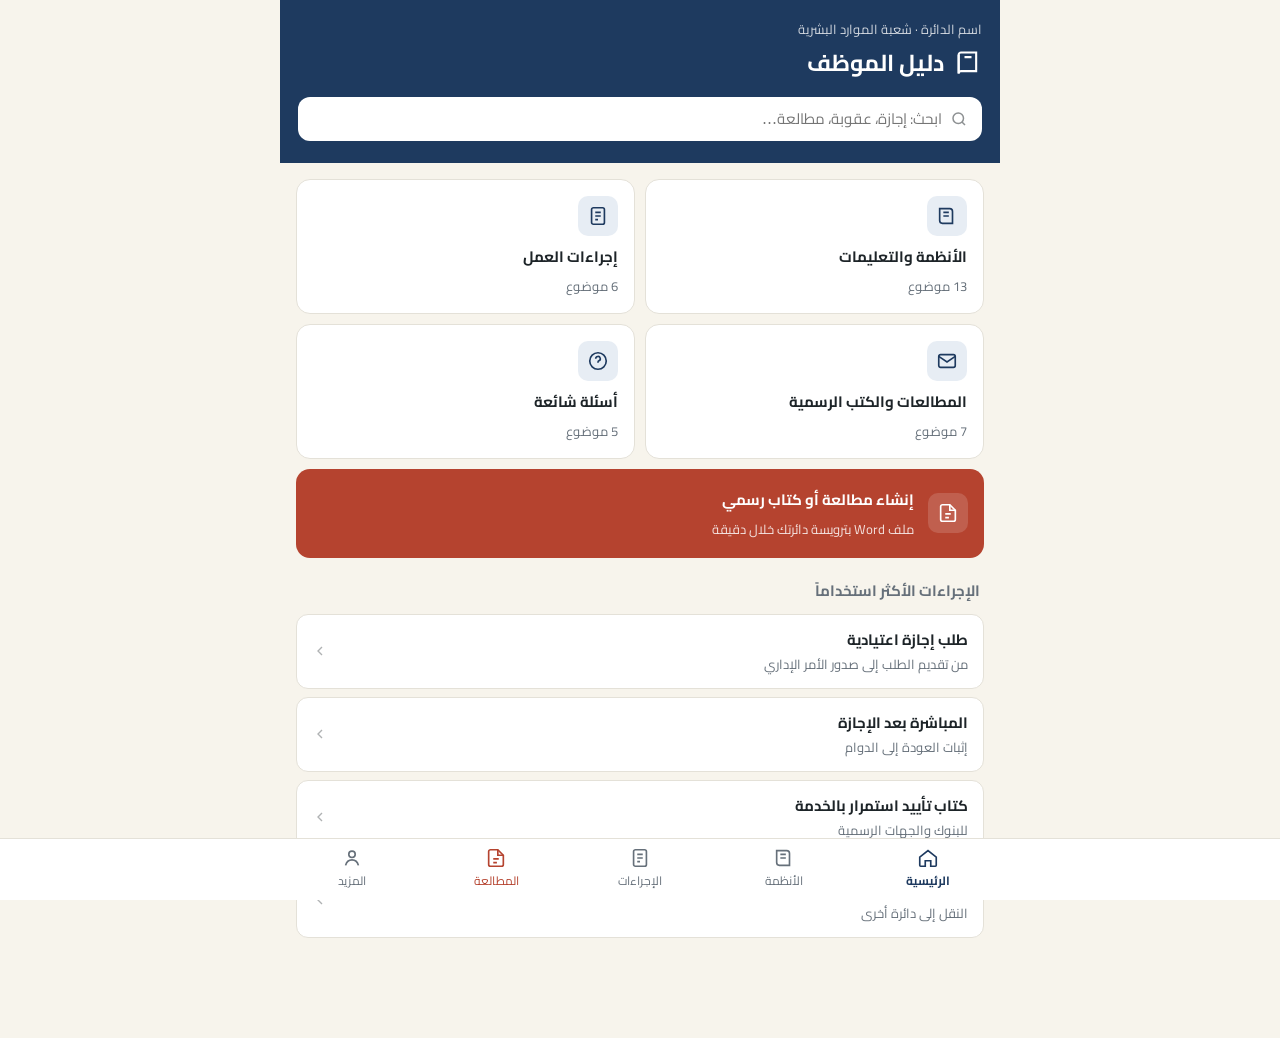
<file: docs/index.html>
<!doctype html>
<html lang="ar" dir="rtl">
<head>
<meta charset="utf-8">
<meta name="viewport" content="width=device-width, initial-scale=1, viewport-fit=cover">
<meta name="theme-color" content="#1E3A5F">
<title>دليل الموظف</title>
<link rel="manifest" href="manifest.json">
<link rel="icon" href="icon.svg" type="image/svg+xml">
<link rel="stylesheet" href="guide.css">
</head>
<body>
<div class="app" id="root"><div class="empty">جاري التحميل…</div></div>
<nav class="bottom"><div class="in" id="nav"></div></nav>
<div class="toast" id="toast"></div>
<script src="guide.js"></script>
</body>
</html>
</file>
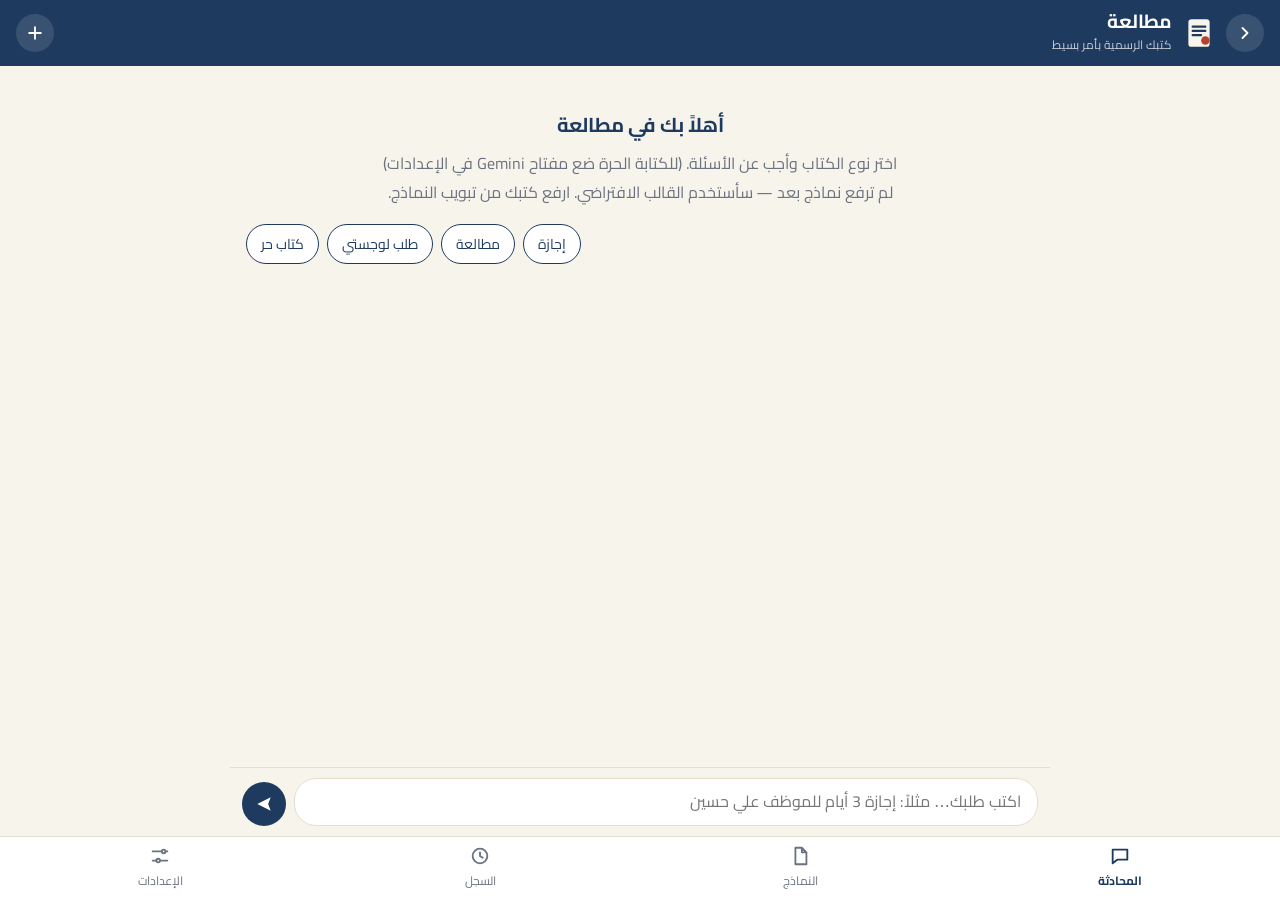
<file: docs/mutalaa/index.html>
<!doctype html>
<html lang="ar" dir="rtl">
<head>
<meta charset="utf-8">
<meta name="viewport" content="width=device-width, initial-scale=1, viewport-fit=cover">
<meta name="theme-color" content="#1E3A5F">
<title>مطالعة</title>
<link rel="manifest" href="../manifest.json">
<link rel="icon" href="../icon.svg" type="image/svg+xml">
<link rel="stylesheet" href="style.css">
</head>
<body>
<header class="top">
  <a class="icon-btn" href="../index.html" title="دليل الموظف" aria-label="العودة لدليل الموظف" style="text-decoration:none">
    <svg viewBox="0 0 24 24"><path d="M9 6l6 6-6 6" stroke="currentColor" stroke-width="2.2" fill="none" stroke-linecap="round" stroke-linejoin="round"/></svg>
  </a>
  <div class="brand" style="flex:1;margin-inline-start:10px">
    <svg class="mark" viewBox="0 0 32 32" aria-hidden="true"><rect x="6" y="3" width="20" height="26" rx="3" fill="#F7F4EC"/><path d="M10 10h12M10 14h12M10 18h8" stroke="#1E3A5F" stroke-width="2" stroke-linecap="round"/><circle cx="22" cy="23" r="4" fill="#B5432F"/></svg>
    <div>
      <h1>مطالعة</h1>
      <p class="sub" id="sub">كتبك الرسمية بأمر بسيط</p>
    </div>
  </div>
  <button class="icon-btn" id="newChat" title="محادثة جديدة" aria-label="محادثة جديدة">
    <svg viewBox="0 0 24 24"><path d="M12 5v14M5 12h14" stroke="currentColor" stroke-width="2.2" stroke-linecap="round"/></svg>
  </button>
</header>

<main>
  <!-- المحادثة -->
  <section class="view active" id="view-chat">
    <div class="chat" id="chat"></div>
    <form class="composer" id="composer">
      <textarea id="input" rows="1" placeholder="اكتب طلبك… مثلاً: إجازة 3 أيام للموظف علي حسين"></textarea>
      <button type="submit" class="send" aria-label="إرسال">
        <svg viewBox="0 0 24 24"><path d="M20 12L4 4l3 8-3 8 16-8z" fill="currentColor" transform="scale(-1,1) translate(-24,0)"/></svg>
      </button>
    </form>
  </section>

  <!-- النماذج -->
  <section class="view" id="view-templates">
    <div class="page">
      <div class="page-head">
        <h2>النماذج</h2>
        <p>ارفع كتباً سابقة بصيغة Word، وسيأخذ التطبيق منها الشعار والترويسة والخط وأسلوب الكتابة.</p>
      </div>
      <label class="upload">
        <input type="file" id="fileInput" accept=".docx,application/vnd.openxmlformats-officedocument.wordprocessingml.document" multiple hidden>
        <svg viewBox="0 0 24 24"><path d="M12 16V4m0 0l-5 5m5-5l5 5M5 20h14" stroke="currentColor" stroke-width="2" fill="none" stroke-linecap="round" stroke-linejoin="round"/></svg>
        <span>رفع كتاب وورد (.docx)</span>
      </label>
      <div id="tplList" class="list"></div>
    </div>
  </section>

  <!-- السجل -->
  <section class="view" id="view-history">
    <div class="page">
      <div class="page-head"><h2>السجل</h2><p>الكتب التي أنشأتها سابقاً.</p></div>
      <div id="histList" class="list"></div>
    </div>
  </section>

  <!-- الإعدادات -->
  <section class="view" id="view-settings">
    <div class="page">
      <div class="page-head"><h2>الإعدادات</h2></div>

      <div class="card">
        <h3>الصياغة الذكية</h3>
        <p class="hint">لكي يفهم التطبيق طلباتك الحرة ويصيغ الكتب، ضع مفتاح Gemini المجاني:</p>
        <ol class="steps">
          <li>افتح <a href="https://aistudio.google.com/apikey" target="_blank" rel="noopener">aistudio.google.com/apikey</a> وسجّل بحساب Google.</li>
          <li>اضغط <b>Create API key</b> وانسخ المفتاح.</li>
          <li>الصقه هنا واضغط حفظ.</li>
        </ol>
        <label class="field"><span>مفتاح Gemini</span><input id="setKey" type="password" dir="ltr" placeholder="AIza…" autocomplete="off"></label>
        <details class="adv"><summary>متقدم</summary>
          <label class="field"><span>النموذج</span><input id="setModel" dir="ltr" placeholder="gemini-2.5-flash"></label>
        </details>
        <p class="hint small">بدون المفتاح يعمل التطبيق بالأسئلة الجاهزة (إجازة، مطالعة، طلب لوجستي، كتاب حر).</p>
      </div>

      <div class="card">
        <h3>القالب الافتراضي</h3>
        <p class="hint">يُستخدم فقط إذا لم ترفع أي نموذج.</p>
        <label class="field"><span>السطر الأول</span><input id="setOrg1" placeholder="جمهورية العراق"></label>
        <label class="field"><span>السطر الثاني</span><input id="setOrg2" placeholder="اسم الدائرة"></label>
        <label class="field"><span>السطر الثالث</span><input id="setOrg3" placeholder="القسم / الشعبة"></label>
        <label class="field"><span>اسم الموقّع</span><input id="setSigner"></label>
        <label class="field"><span>صفته</span><input id="setTitle" placeholder="مدير القسم"></label>
      </div>

      <div class="card">
        <h3>الأرقام</h3>
        <div class="seg" id="setDigits">
          <button type="button" data-v="ar">عربية ١٢٣</button>
          <button type="button" data-v="en">إنجليزية 123</button>
        </div>
        <p class="hint small">تُستخدم عندما يكون حقل العدد أو التاريخ فارغاً في النموذج. وإلا يتبع التطبيق نفس أرقام النموذج.</p>
        <label class="field"><span>آخر رقم كتاب</span><input id="setLast" inputmode="numeric" dir="ltr" placeholder="مثلاً 450"></label>
      </div>

            <button class="btn primary wide" id="saveSettings">حفظ</button>
      <p class="credit">تصميم وتطوير <span dir="ltr">Eng. Ahmed Noori</span></p>
    </div>
  </section>
</main>

<nav class="tabs">
  <button class="tab active" data-view="chat"><svg viewBox="0 0 24 24"><path d="M4 5h16v11H9l-5 4z" fill="none" stroke="currentColor" stroke-width="2" stroke-linejoin="round"/></svg><span>المحادثة</span></button>
  <button class="tab" data-view="templates"><svg viewBox="0 0 24 24"><path d="M7 3h7l5 5v13H7z M14 3v5h5" fill="none" stroke="currentColor" stroke-width="2" stroke-linejoin="round"/></svg><span>النماذج</span></button>
  <button class="tab" data-view="history"><svg viewBox="0 0 24 24"><circle cx="12" cy="12" r="8" fill="none" stroke="currentColor" stroke-width="2"/><path d="M12 8v4l3 2" fill="none" stroke="currentColor" stroke-width="2" stroke-linecap="round"/></svg><span>السجل</span></button>
  <button class="tab" data-view="settings"><svg viewBox="0 0 24 24"><path d="M4 7h10M18 7h2M4 17h4M12 17h8" stroke="currentColor" stroke-width="2" stroke-linecap="round"/><circle cx="16" cy="7" r="2" fill="none" stroke="currentColor" stroke-width="2"/><circle cx="10" cy="17" r="2" fill="none" stroke="currentColor" stroke-width="2"/></svg><span>الإعدادات</span></button>
</nav>

<div class="toast" id="toast"></div>

<script src="vendor/jszip.min.js"></script>
<script src="engine.js"></script>
<script src="app.js"></script>
</body>
</html>
</file>
<file: docs/guide.css>
@font-face{font-family:Cairo;src:url(fonts/cairo-arabic-400-normal.woff2) format('woff2');font-weight:400;unicode-range:U+0600-06FF,U+0750-077F,U+FB50-FDFF,U+FE70-FEFF,U+200C-200E}
@font-face{font-family:Cairo;src:url(fonts/cairo-arabic-700-normal.woff2) format('woff2');font-weight:700;unicode-range:U+0600-06FF,U+0750-077F,U+FB50-FDFF,U+FE70-FEFF,U+200C-200E}
@font-face{font-family:Cairo;src:url(fonts/cairo-latin-400-normal.woff2) format('woff2');font-weight:400;unicode-range:U+0000-00FF}
@font-face{font-family:Cairo;src:url(fonts/cairo-latin-700-normal.woff2) format('woff2');font-weight:700;unicode-range:U+0000-00FF}
:root{--p:#1E3A5F;--p2:#e7edf4;--seal:#B5432F;--bg:#F7F4EC;--card:#fff;--tx:#1d2428;--mu:#66707a;--bd:#e4e1d8}
*{box-sizing:border-box;margin:0;padding:0}
html,body{background:var(--bg);color:var(--tx);font-family:Cairo,system-ui,sans-serif;font-size:16px;line-height:1.75;-webkit-tap-highlight-color:transparent}
button,input{font:inherit;color:inherit}
button{cursor:pointer;border:0;background:none}
a{color:inherit}
.app{max-width:720px;margin:0 auto;min-height:100vh;padding-bottom:84px}
header.top{background:var(--p);color:#fff;padding:18px 18px 22px;padding-top:calc(18px + env(safe-area-inset-top))}
header.top .org{font-size:13px;opacity:.8}
header.top h1{font-size:23px;font-weight:700;margin-top:2px;display:flex;align-items:center;gap:10px}
header.top h1 svg{width:28px;height:28px;flex:none}
.search{margin-top:14px;display:flex;align-items:center;gap:8px;background:#fff;border-radius:12px;padding:9px 14px;color:var(--tx)}
.search input{border:0;outline:0;flex:1;background:none;font-size:15px;min-width:0}
.search svg{flex:none;opacity:.5}
main{padding:16px}
.sec-title{font-size:15px;font-weight:700;color:var(--mu);margin:20px 4px 10px}
.grid{display:grid;grid-template-columns:1fr 1fr;gap:10px}
.tile{background:var(--card);border:1px solid var(--bd);border-radius:14px;padding:16px;text-align:right;display:flex;flex-direction:column;gap:4px;text-decoration:none}
.tile .ic{width:40px;height:40px;border-radius:10px;background:var(--p2);color:var(--p);display:grid;place-items:center;margin-bottom:4px}
.tile b{font-size:15px}
.tile span{font-size:13px;color:var(--mu)}
.tile.wide{grid-column:1/-1;flex-direction:row;align-items:center;gap:14px;background:var(--p);color:#fff;border:0}
.tile.wide .ic{background:rgba(255,255,255,.15);color:#fff;margin:0}
.tile.wide span{color:rgba(255,255,255,.85)}
.tile.wide.seal{background:var(--seal)}
.list{display:flex;flex-direction:column;gap:8px}
.item{background:var(--card);border:1px solid var(--bd);border-radius:12px;padding:12px 15px;text-align:right;width:100%;display:flex;align-items:center;gap:10px}
.item .t{flex:1;min-width:0}
.item b{display:block;font-size:15px;font-weight:700}
.item small{display:block;color:var(--mu);font-size:13px;white-space:nowrap;overflow:hidden;text-overflow:ellipsis}
.item .chev{opacity:.35;flex:none}
.tag{display:inline-block;font-size:12px;background:var(--p2);color:var(--p);border-radius:20px;padding:0 10px;margin-bottom:4px}
.back{display:inline-flex;align-items:center;gap:6px;color:var(--p);font-weight:700;margin-bottom:10px}
article.doc{background:var(--card);border:1px solid var(--bd);border-radius:14px;padding:18px}
article.doc h2{font-size:20px;margin-bottom:4px;line-height:1.5}
article.doc .ref{font-size:13px;color:var(--mu);margin-bottom:12px}
.body h3{font-size:16px;margin:14px 0 6px;color:var(--p)}
.body p{margin:6px 0}
.body ul{padding-right:22px;margin:6px 0}
.body li{margin:3px 0}
.body ol.steps{list-style:none;padding:0;counter-reset:s;margin:6px 0}
.body ol.steps li{counter-increment:s;position:relative;padding:8px 44px 8px 0;border-bottom:1px dashed var(--bd)}
.body ol.steps li:last-child{border-bottom:0}
.body ol.steps li::before{content:counter(s);position:absolute;right:0;top:8px;width:30px;height:30px;border-radius:50%;background:var(--p);color:#fff;display:grid;place-items:center;font-size:14px;font-weight:700}
.cta{display:flex;align-items:center;justify-content:center;gap:8px;background:var(--seal);color:#fff;border-radius:12px;padding:12px;font-weight:700;text-decoration:none;margin-top:14px}
.empty{text-align:center;color:var(--mu);padding:30px 10px}
.card{background:var(--card);border:1px solid var(--bd);border-radius:14px;padding:16px;margin-bottom:12px}
.contact{display:flex;justify-content:space-between;gap:10px;padding:8px 0;border-bottom:1px solid var(--bd);font-size:14px}
.contact:last-child{border-bottom:0}
.contact span:last-child{direction:ltr;color:var(--mu)}
.hint{font-size:13px;color:var(--mu)}
.credit{text-align:center;font-size:12px;color:var(--mu);margin-top:18px}
nav.bottom{position:fixed;bottom:0;left:0;right:0;background:#fff;border-top:1px solid var(--bd);display:flex;justify-content:center;padding-bottom:env(safe-area-inset-bottom)}
nav.bottom .in{display:flex;max-width:720px;width:100%}
nav.bottom .tb{flex:1;display:flex;flex-direction:column;align-items:center;gap:1px;padding:8px 0 9px;font-size:12px;color:var(--mu);text-decoration:none}
nav.bottom .tb.on{color:var(--p);font-weight:700}
nav.bottom .tb.seal{color:var(--seal)}
.toast{position:fixed;top:16px;left:50%;transform:translateX(-50%);background:#1d2428;color:#fff;padding:10px 18px;border-radius:10px;font-size:14px;z-index:9;opacity:0;transition:opacity .2s;pointer-events:none;white-space:nowrap;max-width:92vw}
.toast.show{opacity:1}
</file>
<file: docs/mutalaa/style.css>
@font-face{font-family:Cairo;src:url(../fonts/cairo-arabic-400-normal.woff2) format('woff2');font-weight:400;unicode-range:U+0600-06FF,U+0750-077F,U+FB50-FDFF,U+FE70-FEFF,U+200C-200E}
@font-face{font-family:Cairo;src:url(../fonts/cairo-arabic-700-normal.woff2) format('woff2');font-weight:700;unicode-range:U+0600-06FF,U+0750-077F,U+FB50-FDFF,U+FE70-FEFF,U+200C-200E}
@font-face{font-family:Cairo;src:url(../fonts/cairo-latin-400-normal.woff2) format('woff2');font-weight:400;unicode-range:U+0000-00FF}
@font-face{font-family:Cairo;src:url(../fonts/cairo-latin-700-normal.woff2) format('woff2');font-weight:700;unicode-range:U+0000-00FF}

:root{
  --ink:#1E3A5F; --ink-2:#2C4F7C; --paper:#F7F4EC; --card:#FFFFFF; --line:#E5DFD0;
  --text:#1C2430; --muted:#6B7280; --seal:#B5432F; --ok:#2F7D5B; --soft:#EEF2F7;
  --radius:14px; --nav:64px;
}
*{box-sizing:border-box;-webkit-tap-highlight-color:transparent}
html,body{margin:0;height:100%}
body{font-family:Cairo,system-ui,sans-serif;background:var(--paper);color:var(--text);display:flex;flex-direction:column;overflow:hidden;font-size:15px}
button,input,textarea,select{font:inherit;color:inherit}
a{color:var(--ink-2)}

.top{background:var(--ink);color:#fff;display:flex;align-items:center;justify-content:space-between;padding:10px 16px;padding-top:calc(10px + env(safe-area-inset-top));flex:none}
.brand{display:flex;align-items:center;gap:10px}
.mark{width:34px;height:34px}
.top h1{font-size:19px;margin:0;line-height:1.2}
.top .sub{margin:0;font-size:12px;opacity:.75}
.icon-btn{background:rgba(255,255,255,.12);border:0;color:#fff;width:38px;height:38px;border-radius:50%;display:grid;place-items:center;cursor:pointer}
.icon-btn svg{width:20px;height:20px}

main{flex:1;min-height:0;position:relative}
.view{display:none;height:100%;overflow-y:auto}
.view.active{display:flex;flex-direction:column}
#view-chat.active{overflow:hidden}

.tabs{flex:none;display:flex;background:#fff;border-top:1px solid var(--line);height:calc(var(--nav) + env(safe-area-inset-bottom));padding-bottom:env(safe-area-inset-bottom)}
.tab{flex:1;background:none;border:0;display:flex;flex-direction:column;align-items:center;justify-content:center;gap:2px;color:var(--muted);font-size:12px;cursor:pointer}
.tab svg{width:22px;height:22px}
.tab.active{color:var(--ink);font-weight:700}

/* المحادثة */
.chat{flex:1;overflow-y:auto;padding:16px;display:flex;flex-direction:column;gap:10px;max-width:820px;width:100%;margin:0 auto}
.msg{max-width:88%;padding:10px 14px;border-radius:16px;line-height:1.75;white-space:pre-wrap;word-wrap:break-word}
.msg.user{align-self:flex-start;background:var(--ink);color:#fff;border-bottom-right-radius:4px}
.msg.bot{align-self:flex-end;background:#fff;border:1px solid var(--line);border-bottom-left-radius:4px}
.msg.bot.typing{color:var(--muted)}
.dots span{display:inline-block;width:6px;height:6px;margin:0 2px;border-radius:50%;background:var(--muted);animation:b 1s infinite}
.dots span:nth-child(2){animation-delay:.15s}.dots span:nth-child(3){animation-delay:.3s}
@keyframes b{0%,80%,100%{opacity:.25}40%{opacity:1}}
.chips{display:flex;flex-wrap:wrap;gap:8px;align-self:flex-end;justify-content:flex-end;max-width:100%}
.chip{border:1px solid var(--ink);background:#fff;color:var(--ink);border-radius:999px;padding:6px 14px;cursor:pointer;font-size:14px}
.chip:active{background:var(--soft)}
.welcome{text-align:center;padding:24px 8px 8px;color:var(--muted)}
.welcome h2{color:var(--ink);margin:0 0 6px;font-size:20px}
.welcome p{margin:0;line-height:1.8}

.composer{flex:none;display:flex;gap:8px;align-items:flex-end;padding:10px 12px;background:var(--paper);border-top:1px solid var(--line);max-width:820px;width:100%;margin:0 auto}
.composer textarea{flex:1;resize:none;border:1px solid var(--line);background:#fff;border-radius:22px;padding:10px 16px;max-height:140px;line-height:1.6;outline:none}
.composer textarea:focus{border-color:var(--ink-2)}
.send{width:44px;height:44px;border-radius:50%;border:0;background:var(--ink);color:#fff;display:grid;place-items:center;cursor:pointer;flex:none}
.send svg{width:20px;height:20px}
.send:disabled{opacity:.5}

/* ورقة الكتاب */
.sheet{align-self:stretch;background:#fff;border:1px solid var(--line);border-radius:6px;box-shadow:0 6px 18px rgba(30,58,95,.08);padding:18px 18px 14px;position:relative}
.sheet::before{content:"";position:absolute;inset:0 auto 0 0;width:4px;background:var(--seal);border-radius:6px 0 0 6px}
.sheet-tag{font-size:12px;color:var(--seal);font-weight:700;margin-bottom:8px;display:flex;justify-content:space-between;align-items:center;gap:8px}
.sheet-tag select{border:1px solid var(--line);border-radius:8px;padding:2px 6px;background:#fff;font-size:12px;max-width:60%}
.meta{display:grid;grid-template-columns:1fr 1fr;gap:8px;margin-bottom:10px}
.sheet label{display:block;font-size:12px;color:var(--muted)}
.sheet input,.sheet textarea{width:100%;border:0;border-bottom:1px dashed var(--line);padding:4px 2px;background:transparent;outline:none;font-size:15px;color:var(--text)}
.sheet input:focus,.sheet textarea:focus{border-bottom-color:var(--ink-2);background:#FBFAF6}
.sheet .subj input{font-weight:700;text-decoration:underline;text-underline-offset:5px}
.sheet textarea{resize:vertical;line-height:1.9;min-height:120px}
.sheet .row{margin-bottom:8px}
.actions{display:flex;gap:8px;margin-top:12px;flex-wrap:wrap}
.btn{border:1px solid var(--ink);background:#fff;color:var(--ink);border-radius:10px;padding:9px 14px;cursor:pointer;font-weight:700;display:inline-flex;align-items:center;gap:6px;justify-content:center}
.btn.primary{background:var(--ink);color:#fff}
.btn.danger{border-color:var(--seal);color:var(--seal)}
.btn.small{padding:5px 10px;font-size:13px;font-weight:400}
.btn.wide{width:100%}
.btn svg{width:18px;height:18px}
.actions .btn.primary{flex:1}

/* الصفحات */
.page{padding:16px;max-width:820px;width:100%;margin:0 auto}
.page-head h2{margin:4px 0;color:var(--ink);font-size:20px}
.page-head p{margin:0 0 14px;color:var(--muted);line-height:1.7}
.upload{display:flex;align-items:center;justify-content:center;gap:10px;border:2px dashed var(--ink-2);border-radius:var(--radius);padding:18px;color:var(--ink);font-weight:700;cursor:pointer;background:#fff;margin-bottom:14px}
.upload svg{width:24px;height:24px}
.list{display:flex;flex-direction:column;gap:10px}
.card{background:var(--card);border:1px solid var(--line);border-radius:var(--radius);padding:14px;margin-bottom:12px}
.card h3{margin:0 0 6px;font-size:16px;color:var(--ink)}
.tpl-head{display:flex;justify-content:space-between;gap:8px;align-items:flex-start}
.tpl-name{font-weight:700;font-size:16px;color:var(--ink);border:0;background:transparent;width:100%;padding:0;outline:none}
.badge{font-size:11px;background:var(--seal);color:#fff;padding:2px 8px;border-radius:999px;white-space:nowrap}
.facts{display:flex;flex-wrap:wrap;gap:6px;margin:10px 0}
.fact{font-size:12px;padding:3px 9px;border-radius:999px;background:var(--soft);color:var(--ink)}
.fact.no{background:#FBEDEA;color:var(--seal)}
.tpl-line{font-size:13px;color:var(--muted);margin:2px 0}
.tpl-line b{color:var(--text);font-weight:700}
.empty{text-align:center;color:var(--muted);padding:28px 10px;line-height:1.8}
.hint{color:var(--muted);margin:4px 0 10px;line-height:1.7}
.hint.small{font-size:13px}
.steps{margin:0 0 10px;padding-inline-start:20px;line-height:1.9;color:var(--text)}
.field{display:block;margin-bottom:10px}
.field span{display:block;font-size:13px;color:var(--muted);margin-bottom:4px}
.field input{width:100%;border:1px solid var(--line);border-radius:10px;padding:9px 12px;background:#fff;outline:none}
.field input:focus{border-color:var(--ink-2)}
.adv summary{cursor:pointer;color:var(--muted);font-size:13px;margin-bottom:8px}
.seg{display:flex;border:1px solid var(--ink);border-radius:10px;overflow:hidden;margin-bottom:6px}
.seg button{flex:1;border:0;background:#fff;padding:8px;cursor:pointer}
.seg button.on{background:var(--ink);color:#fff}
.credit{text-align:center;color:var(--muted);font-size:12px;margin:18px 0 8px;letter-spacing:.2px}
.hist{display:flex;justify-content:space-between;align-items:center;gap:10px}
.hist .t{font-weight:700;color:var(--ink)}
.hist .d{font-size:12px;color:var(--muted)}
.hist .acts{display:flex;gap:6px;flex:none}

.toast{position:fixed;left:50%;bottom:calc(var(--nav) + 24px + env(safe-area-inset-bottom));transform:translateX(-50%) translateY(20px);background:var(--text);color:#fff;padding:10px 18px;border-radius:12px;opacity:0;pointer-events:none;transition:.25s;max-width:90vw;text-align:center;z-index:9}
.toast.show{opacity:1;transform:translateX(-50%) translateY(0)}

@media (min-width:900px){
  body{font-size:16px}
  .msg{max-width:75%}
}
.card a.btn{text-decoration:none;margin-top:8px;box-sizing:border-box}
</file>
